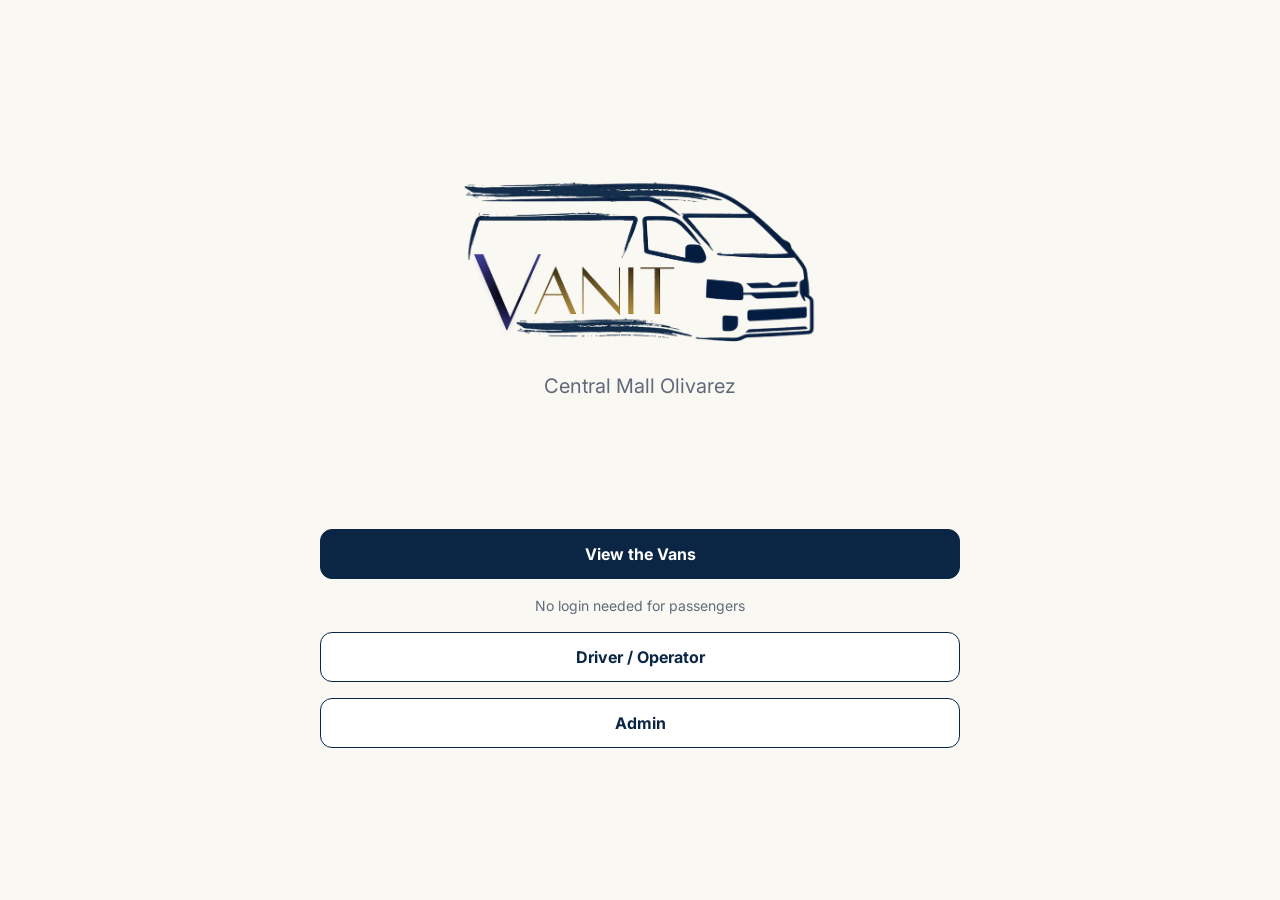
<file: index.html>
<!DOCTYPE html>
<html lang="en">
<head>
    <meta charset="UTF-8">
    <meta name="viewport" content="width=device-width, initial-scale=1">
    <title>VanIt | Welcome</title>

    <!-- Bootstrap (layout + dropdown/modal), Bootstrap Icons, Inter font, then our own style.css -->
    <link href="https://cdn.jsdelivr.net/npm/bootstrap@5.3.3/dist/css/bootstrap.min.css" rel="stylesheet">
    <link href="https://cdn.jsdelivr.net/npm/bootstrap-icons@1.11.3/font/bootstrap-icons.min.css" rel="stylesheet">
    <link rel="preconnect" href="https://fonts.googleapis.com">
    <link rel="preconnect" href="https://fonts.gstatic.com" crossorigin>
    <link href="https://fonts.googleapis.com/css2?family=Inter:wght@400;600;700;800&display=swap" rel="stylesheet">
    <link href="style.css" rel="stylesheet">
</head>
<body>

    <div class="app-shell">
        <!-- Main content -->
        <main class="main start">
            <div class="content d-flex flex-column align-items-center">

                <img src="images/vanit-logo.png" alt="VanIt logo" class="logo">

                <p class="text-muted-custom fs-5 tagline">Central Mall Olivarez</p>

                <a href="vans.html" class="btn btn-vanit-primary w-100">View the Vans</a>

                <p class="text-muted-custom small mb-0">No login needed for passengers</p>

                <a href="set-in.html" class="btn btn-vanit-outline w-100">Driver / Operator</a>
                <a href="admin.html" class="btn btn-vanit-outline w-100">Admin</a>

            </div>
        </main>

    </div>

    <script src="https://cdn.jsdelivr.net/npm/bootstrap@5.3.3/dist/js/bootstrap.bundle.min.js"></script>
</body>
</html>
</file>
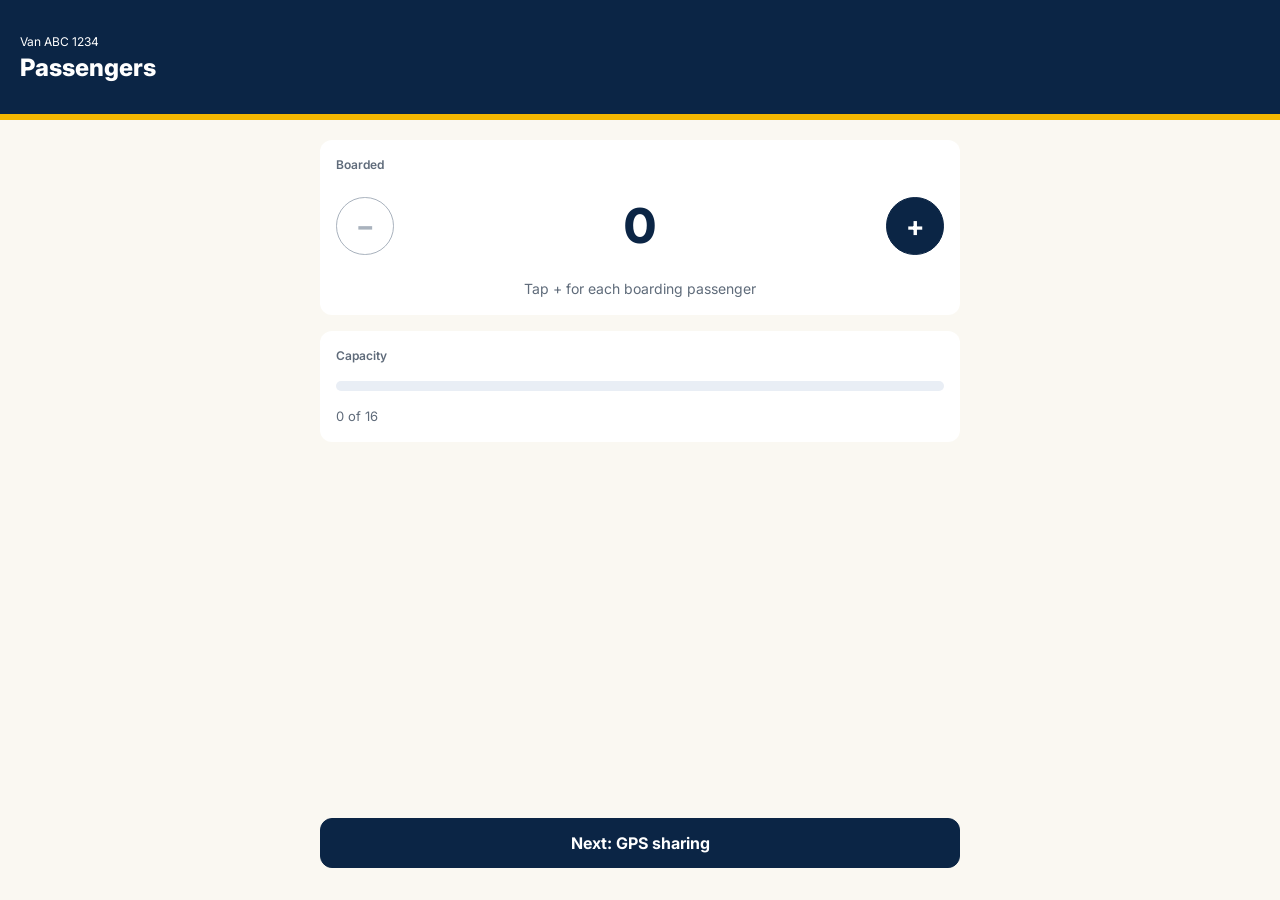
<file: passengers.html>
<!DOCTYPE html>
<html lang="en">
<head>
    <meta charset="UTF-8">
    <meta name="viewport" content="width=device-width, initial-scale=1">
    <title>VanIt | Passengers</title>

    <!-- Bootstrap (layout + dropdown/modal), Bootstrap Icons, Inter font, then our own style.css -->
    <link href="https://cdn.jsdelivr.net/npm/bootstrap@5.3.3/dist/css/bootstrap.min.css" rel="stylesheet">
    <link href="https://cdn.jsdelivr.net/npm/bootstrap-icons@1.11.3/font/bootstrap-icons.min.css" rel="stylesheet">
    <link rel="preconnect" href="https://fonts.googleapis.com">
    <link rel="preconnect" href="https://fonts.gstatic.com" crossorigin>
    <link href="https://fonts.googleapis.com/css2?family=Inter:wght@400;600;700;800&display=swap" rel="stylesheet">
    <link href="style.css" rel="stylesheet">
</head>
<body>

    <div class="app-shell">
        <!-- Header -->
        <header class="header">
            <div>
                <p class="header-label">Van ABC 1234</p>
                <h1 class="header-title">Passengers</h1>
            </div>
        </header>

        <!-- Main content -->
        <main class="main">
            <div class="content">

                <!-- Counter card -->
                <div class="card-vanit" id="counter-card" data-capacity="16" data-start="0">
                    <span class="field-label mb-0">Boarded</span>

                    <div class="counter-row">
                        <button type="button" id="minus-btn" class="counter-btn counter-minus" aria-label="Remove one passenger">&minus;</button>
                        <span id="count" class="counter-number" aria-live="polite">0</span>
                        <button type="button" id="plus-btn" class="counter-btn counter-plus" aria-label="Add one passenger">+</button>
                    </div>

                    <p class="text-muted-custom small text-center mb-0">Tap + for each boarding passenger</p>
                </div>

                <!-- Capacity card. The bar is Bootstrap's progress bar, filled by the script below -->
                <div class="card-vanit">
                    <span class="field-label mb-0">Capacity</span>
                    <div class="progress capacity-bar">
                        <div class="progress-bar" id="capacity-fill" style="width: 0%"></div>
                    </div>
                    <p class="van-info" id="capacity-text">0 of 16</p>
                </div>

                <div class="page-action">
                    <a href="gps-sharing.html" class="btn btn-vanit-primary w-100">Next: GPS sharing</a>
                </div>

            </div>
        </main>

    </div>

    <script src="https://cdn.jsdelivr.net/npm/bootstrap@5.3.3/dist/js/bootstrap.bundle.min.js"></script>
    <!-- Passenger counter. Frontend only: the number resets when the page reloads. -->
    <script>
        // Seat count and starting number are set in the HTML:
        //   <div id="counter-card" data-capacity="16" data-start="0">
        const card = document.getElementById("counter-card");
        const CAPACITY = Number(card.dataset.capacity);
        let count = Number(card.dataset.start);

        const countEl = document.getElementById("count");
        const fillEl = document.getElementById("capacity-fill");
        const textEl = document.getElementById("capacity-text");
        const minusBtn = document.getElementById("minus-btn");
        const plusBtn = document.getElementById("plus-btn");

        // Redraws the number, the bar and the text so they always agree
        function update() {
            countEl.textContent = count;
            fillEl.style.width = (count / CAPACITY * 100) + "%";
            textEl.textContent = count + " of " + CAPACITY;

            // Stop at 0 and at full capacity
            minusBtn.disabled = count <= 0;
            plusBtn.disabled = count >= CAPACITY;
        }

        minusBtn.addEventListener("click", function () {
            count = count - 1;
            update();
        });

        plusBtn.addEventListener("click", function () {
            count = count + 1;
            update();
        });

        update();
    </script>
</body>
</html>
</file>
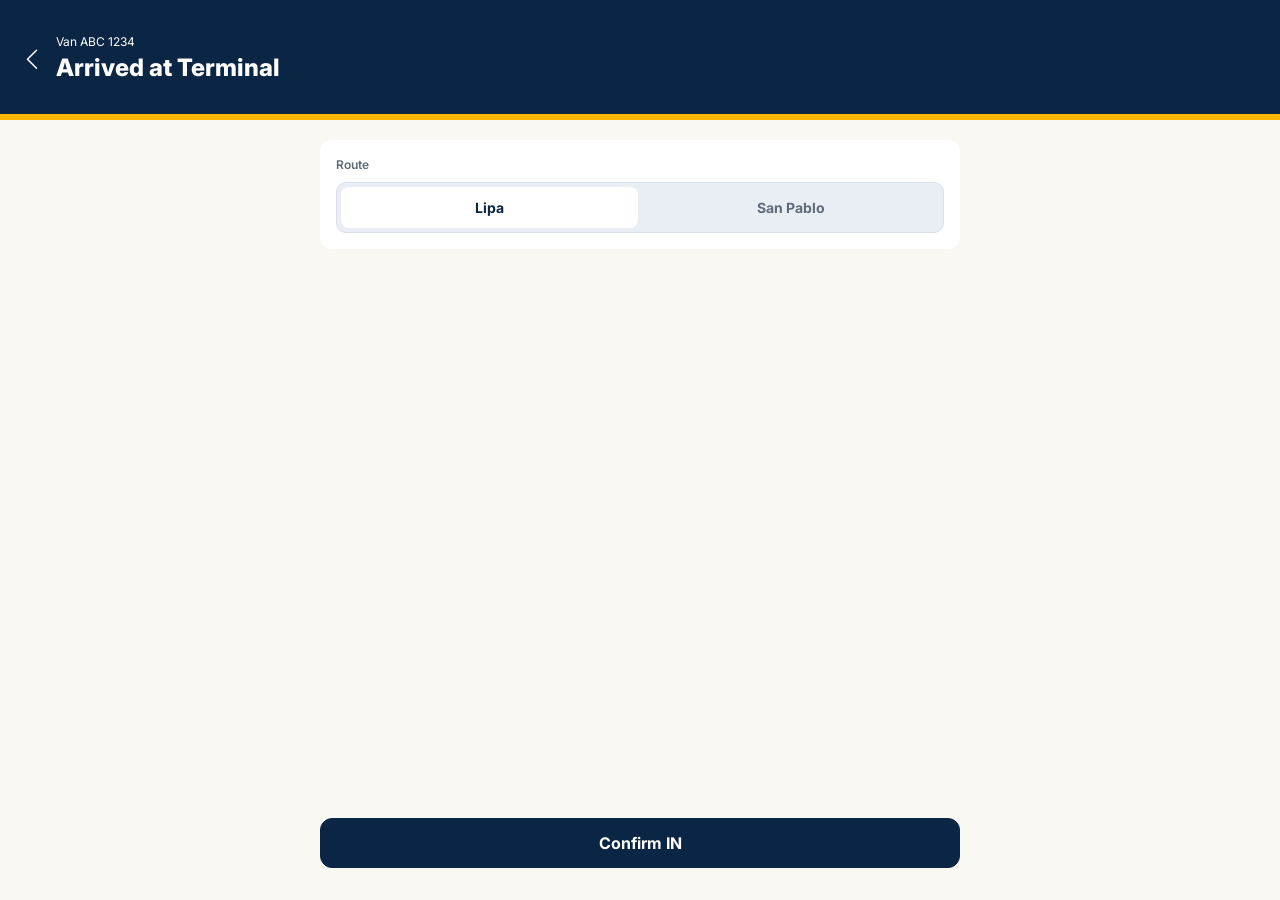
<file: set-in.html>
<!DOCTYPE html>
<html lang="en">
<head>
    <meta charset="UTF-8">
    <meta name="viewport" content="width=device-width, initial-scale=1">
    <title>VanIt | Set IN</title>

    <!-- Bootstrap (layout + dropdown/modal), Bootstrap Icons, Inter font, then our own style.css -->
    <link href="https://cdn.jsdelivr.net/npm/bootstrap@5.3.3/dist/css/bootstrap.min.css" rel="stylesheet">
    <link href="https://cdn.jsdelivr.net/npm/bootstrap-icons@1.11.3/font/bootstrap-icons.min.css" rel="stylesheet">
    <link rel="preconnect" href="https://fonts.googleapis.com">
    <link rel="preconnect" href="https://fonts.gstatic.com" crossorigin>
    <link href="https://fonts.googleapis.com/css2?family=Inter:wght@400;600;700;800&display=swap" rel="stylesheet">
    <link href="style.css" rel="stylesheet">
</head>
<body>

    <div class="app-shell">
        <!-- Header -->
        <header class="header">
            <a href="index.html" class="back-btn" aria-label="Back"><i class="bi bi-chevron-left"></i></a>
            <div>
                <p class="header-label">Van ABC 1234</p>
                <h1 class="header-title">Arrived at Terminal</h1>
            </div>
        </header>

        <!-- Main content -->
        <main class="main">
            <div class="content">

                <!-- Route toggle (same pattern as the Role toggle on Create an Account) -->
                <div class="card-vanit">
                    <div>
                        <span class="field-label">Route</span>
                        <div class="role-toggle">
                            <input type="radio" class="btn-check" name="route" id="route-lipa" value="lipa" checked>
                            <label class="role-option" for="route-lipa">Lipa</label>

                            <input type="radio" class="btn-check" name="route" id="route-san-pablo" value="san-pablo">
                            <label class="role-option" for="route-san-pablo">San Pablo</label>
                        </div>
                    </div>
                </div>

                <!-- Opens the confirmation pop-up below -->
                <div class="page-action">
                    <button type="button" class="btn btn-vanit-primary w-100"
                            data-bs-toggle="modal" data-bs-target="#confirm-in">Confirm IN</button>
                </div>

            </div>
        </main>

    </div>


    <!-- Confirmation pop-up: "Yes, Set IN" goes to the passengers page -->
    <div class="modal fade" id="confirm-in" tabindex="-1" aria-labelledby="confirm-in-title" aria-hidden="true">
        <div class="modal-dialog modal-dialog-centered modal-confirm">
            <div class="modal-content">
                <h2 class="modal-title" id="confirm-in-title">Set status to IN?</h2>
                <p class="text-muted-custom small mb-1">Van ABC 1234 will be marked as arrived. The IN time will be recorded in the arrived history.</p>
                <a href="passengers.html" class="btn btn-confirm btn-confirm-in">Yes, Set IN</a>
                <button type="button" class="btn btn-cancel" data-bs-dismiss="modal">Cancel</button>
            </div>
        </div>
    </div>

    <script src="https://cdn.jsdelivr.net/npm/bootstrap@5.3.3/dist/js/bootstrap.bundle.min.js"></script>
</body>
</html>
</file>
<file: style.css>
/* =====================================================================
   VanIt | style.css
   One stylesheet for every page.

   Layout of this file:
     1. Colors
     2. Shared styles (all screen sizes)
     3. Desktop only  (min-width: 1281px)
     4. Tablet/Phone  (max-width: 1280px)  <- matches the Figma phone frames
   ===================================================================== */


/* ---------- 1. Colors ---------- */
:root {
    --navy: #0b2545;
    --navy-hover: #123663;
    --yellow: #f5b700;
    --cream: #faf8f2;
    --muted: #5f6b7a;
    --line: #e5e7eb;        /* thin dividers between list rows */
    --field-border: #d9e0ea;
    --toggle-bg: #e9eef5;   /* Role/Route toggle and map background tone */
    --green: #2e7d32;
    --green-bg: #e8f5e9;
    --orange: #e65100;
    --orange-bg: #fff3e0;
    --orange-soft: #ffe3d3; /* "Confirm OUT" and "GPS OFF" fill */
}


/* =====================================================================
   2. SHARED STYLES (all screen sizes)
   ===================================================================== */

body {
    font-family: "Inter", sans-serif;
    background-color: var(--cream);
    color: var(--navy);
}

/* Stacks header + main vertically and fills the screen height */
.app-shell {
    display: flex;
    flex-direction: column;
    min-height: 100vh;
}

.text-muted-custom {
    color: var(--muted);
}


/* ---------- Header (navy bar with yellow bottom line) ---------- */
.header {
    position: relative;               /* the menu button is placed inside it */
    display: flex;
    align-items: center;
    background-color: var(--navy);
    border-bottom: 6px solid var(--yellow);
    color: #fff;
}

.header-label {
    margin: 0 0 0.25rem;
    line-height: 1.2;
}

.header-title {
    margin: 0;
    font-weight: 800;
}

/* Back arrow (left side of the header) */
.back-btn {
    display: inline-flex;
    align-items: center;
    color: #fff;
    line-height: 1;
    text-decoration: none;
}

.back-btn:hover,
.back-btn:focus-visible {
    color: var(--yellow);
}

/* Menu button (right side of the header). The picture is images/nav-menu-btn.png */
.menu-dropdown {
    margin-left: auto;                /* pushes the button to the far right */
}

.menu-btn {
    padding: 0;
    border: 0;
    background: none;
    line-height: 0;                   /* removes the gap under the image */
}

.menu-btn:focus-visible {
    outline: 2px solid #fff;
    outline-offset: 3px;
    border-radius: 0.5rem;
}

.menu-icon {
    display: block;
    height: auto;
}


/* ---------- Menu panel (Figma "2 Menu") ----------
   Cream card, navy outline, yellow band + navy line on top,
   then five white link buttons. */
.menu-panel {
    width: 15rem;
    min-width: 0;                     /* cancels Bootstrap's 10rem minimum */
    margin-top: 0.5rem !important;
    padding: 0 0 0.75rem;
    overflow: hidden;                 /* keeps the top band inside the rounded corners */
    background-color: var(--cream);
    border: 1px solid var(--navy);
    border-radius: 0.75rem;
    box-shadow: 0 0.5rem 1.5rem rgba(11, 37, 69, 0.25);
}

/* Yellow band (26px) + navy line (6px) at the top of the panel */
.menu-panel::before {
    content: "";
    display: block;
    height: 2rem;
    background-color: var(--yellow);
    border-bottom: 6px solid var(--navy);
}

.menu-panel li {
    margin: 0 0.75rem 0.625rem;
}

.menu-panel li:first-child {
    margin-top: 0.9rem;
}

.menu-item {
    display: flex;
    align-items: center;
    justify-content: center;
    gap: 0.5rem;
    padding: 0.625rem 0.5rem;
    background-color: #fff;
    border: 1px solid var(--field-border);
    border-radius: 0.5rem;
    color: #13315c;
    font-size: 0.8125rem;
    font-weight: 700;
    text-decoration: none;
}

.menu-item .bi {
    font-size: 1.125rem;
}

.menu-item:hover,
.menu-item:focus-visible {
    background-color: var(--navy);
    color: #fff;
}

/* The page you are on gets a darker outline (see "Open Live Van Map" in Figma) */
.menu-item[aria-current="page"] {
    box-shadow: 0 0 0 1px var(--navy);
}


/* ---------- Main area ---------- */
.main {
    flex-grow: 1;
    display: flex;
    flex-direction: column;
}

/* All page content sits in this column */
.content {
    display: flex;
    flex-direction: column;
    flex-grow: 1;                     /* lets .page-action drop to the bottom on phones */
    gap: 1rem;
    width: 100%;
    margin: 0 auto;
}


/* ---------- Cards ---------- */
.card-vanit {
    display: flex;
    flex-direction: column;
    gap: 1rem;
    padding: 1rem;
    background-color: #fff;
    border-radius: 0.75rem;
}


/* A card that only holds van rows: no gap, the rows have their own spacing */
.card-list {
    gap: 0;
    padding-top: 0.4rem;
    padding-bottom: 0.4rem;
}

/* ---------- Van list (rows inside a card) ---------- */
.van-row {
    display: flex;
    justify-content: space-between;
    align-items: center;
    gap: 1rem;
    padding: 0.6rem 0;
}

.van-row + .van-row {
    border-top: 1px solid var(--line);
}

.van-plate {
    margin: 0;
    font-weight: 700;
    color: #1a1f2b;
}

.van-info {
    margin: 0;
    color: var(--muted);
}

/* Section titles above a card ("WAITING", "Departed") */
.section-label {
    margin: 0.5rem 0 -0.5rem 0.25rem;
    color: var(--muted);
    font-size: 0.75rem;
    font-weight: 700;
}


/* ---------- Status pills ---------- */
.pill {
    display: inline-block;
    min-width: 5.25rem;
    padding: 0.25rem 0.75rem;
    border-radius: 999px;
    text-align: center;
    font-size: 0.75rem;
    font-weight: 700;
    white-space: nowrap;
}

.pill-in,
.pill-waiting {
    background-color: var(--green-bg);
    color: var(--green);
}

.pill-out,
.pill-eta {
    background-color: var(--orange-bg);
    color: var(--orange);
}

.pill-arrived {
    background-color: #eceff1;
    color: #546e7a;
}


/* ---------- Buttons ---------- */
.btn-vanit-primary,
.btn-vanit-outline,
.btn-vanit-out {
    border: 1.5px solid var(--navy);
    border-radius: 0.75rem;
    font-weight: 700;
    transition: background-color 0.2s, color 0.2s;
}

.btn-vanit-primary {
    background-color: var(--navy);
    color: #fff;
}

.btn-vanit-primary:hover,
.btn-vanit-primary:focus-visible {
    background-color: var(--navy-hover);
    border-color: var(--navy-hover);
    color: #fff;
}

.btn-vanit-outline {
    background-color: #fff;
    color: var(--navy);
}

.btn-vanit-outline:hover,
.btn-vanit-outline:focus-visible {
    background-color: var(--navy);
    color: #fff;
}

/* Orange button ("Confirm OUT") */
.btn-vanit-out {
    background-color: var(--orange);
    border-color: var(--orange);
    color: #fff;
}

.btn-vanit-out:hover,
.btn-vanit-out:focus-visible {
    background-color: #bf4300;
    border-color: #bf4300;
    color: #fff;
}

/* Wrapper for the main button at the bottom of a page */
.page-action {
    margin-top: 0.5rem;
}


/* ---------- Forms ---------- */
.field-label {
    display: block;
    margin-bottom: 0.5rem;
    font-weight: 600;
    color: var(--muted);
}

.input-vanit {
    padding: 0.6875rem 0.875rem;
    border: 1.5px solid var(--field-border);
    border-radius: 0.625rem;
}

.input-vanit::placeholder {
    color: #7a8594;
    opacity: 1;
}

.input-vanit:focus {
    border-color: var(--navy);
    box-shadow: none;
}

/* Two-choice toggle (Driver / Operator, Lipa / San Pablo).
   Each pair of radio buttons needs the same name="", and every
   id must match its label's for="". */
.role-toggle {
    display: flex;
    gap: 0.25rem;
    padding: 0.25rem;
    background-color: var(--toggle-bg);
    border: 1px solid var(--field-border);
    border-radius: 0.625rem;
}

.role-option {
    flex: 1;
    margin-bottom: 0;
    padding: 0.625rem 0;
    border-radius: 0.5rem;
    text-align: center;
    font-weight: 700;
    color: var(--muted);
    cursor: pointer;
}

.btn-check:checked + .role-option {
    background-color: #fff;
    color: var(--navy);
}

.btn-check:focus-visible + .role-option {
    outline: 2px solid var(--navy);
    outline-offset: 2px;
}


/* ---------- Start page (index.html) ---------- */
.start {
    align-items: center;
}

.logo {
    width: 100%;
    max-width: 24rem;
    height: auto;
}


/* ---------- Map placeholder (live-map.html) ----------
   Drawn with CSS only: two "roads" and the van dots.
   Replace the whole .map-box with a real map later. */
.map-box {
    position: relative;
    height: 14.375rem;
    overflow: hidden;
    background-color: #e8efe6;
    border: 1px solid #d5dfd3;
    border-radius: 0.75rem;
}

.map-box::before,                     /* horizontal road */
.map-box::after {                     /* vertical road */
    content: "";
    position: absolute;
    background-color: #d5dfd3;
}

.map-box::before {
    left: 0;
    right: 0;
    top: 50%;
    height: 0.75rem;
}

.map-box::after {
    top: 0;
    bottom: 0;
    left: 38%;
    width: 0.75rem;
}

.map-dot {
    position: absolute;
    z-index: 1;
    width: 1.125rem;
    height: 1.125rem;
    border: 2px solid #fff;
    border-radius: 50%;
}

.map-dot-in  { background-color: var(--green); }
.map-dot-out { background-color: var(--orange); }


/* ---------- Passenger counter:  [ - ]   7   [ + ] ---------- */
.counter-row {
    display: flex;
    justify-content: space-between;
    align-items: center;
}

.counter-btn {
    width: 3.6rem;                    /* width and height must match to stay a circle */
    height: 3.6rem;
    border: 1.5px solid var(--navy);
    border-radius: 50%;
    font-size: 1.75rem;
    font-weight: 700;
    line-height: 1;
    transition: background-color 0.2s, color 0.2s;
}

.counter-minus {
    background-color: #fff;
    color: var(--navy);
}

.counter-plus {
    background-color: var(--navy);
    color: #fff;
}

.counter-btn:hover:not(:disabled) {
    background-color: var(--navy-hover);
    color: #fff;
}

/* Minus is disabled at 0, plus is disabled at full capacity */
.counter-btn:disabled {
    opacity: 0.35;
    cursor: not-allowed;
}

.counter-number {
    font-size: 3rem;
    font-weight: 800;
    color: var(--navy);
}

/* Capacity bar: Bootstrap's .progress, recolored to match Figma */
.capacity-bar {
    height: 0.6rem;
    background-color: var(--toggle-bg);
}

.capacity-bar .progress-bar {
    background-color: var(--yellow);
}


/* ---------- GPS sharing page ---------- */
.gps-banner {
    display: flex;
    align-items: center;
    gap: 0.75rem;
    padding: 0.75rem 1rem;
    border-radius: 0.75rem;
    font-weight: 700;
}

.gps-banner::before {                 /* the colored dot */
    content: "";
    width: 0.7rem;
    height: 0.7rem;
    border-radius: 50%;
    background-color: currentColor;
}

.gps-on {
    background-color: var(--green-bg);
    color: var(--green);
}

.gps-off {
    background-color: var(--orange-soft);
    color: var(--orange);
}

/* Latitude / Longitude / Sent rows */
.data-row {
    display: flex;
    justify-content: space-between;
}

.data-value {
    font-weight: 700;
}

/* "Status: Enabled" box. Click it to switch GPS on or off. */
.status-btn {
    width: 100%;
    padding: 0.75rem;
    border: 3px solid;
    border-radius: 0.75rem;
    font-weight: 700;
}

.gps-on-btn {
    background-color: var(--green-bg);
    border-color: #d3ecd5;
    color: var(--green);
}

.gps-off-btn {
    background-color: var(--orange-bg);
    border-color: var(--orange-soft);
    color: var(--orange);
}


/* ---------- Confirmation pop-up ("Set status to IN?") ---------- */
.modal-confirm .modal-content {
    padding: 1.25rem;
    gap: 0.75rem;
    border: 0;
    border-radius: 0.75rem;
}

.modal-confirm .modal-title {
    font-size: 1.0625rem;
    font-weight: 800;
    color: #13315c;
}

.btn-confirm,
.btn-cancel {
    padding: 0.6rem 1rem;
    border-radius: 0.625rem;
    font-size: 0.875rem;
    font-weight: 700;
}

.btn-confirm-in {
    background-color: var(--green-bg);
    border: 1px solid var(--green);
    color: var(--green);
}

.btn-confirm-out {
    background-color: var(--orange-soft);
    border: 1px solid var(--orange);
    color: var(--orange);
}

.btn-cancel {
    background-color: var(--cream);
    border: 1px solid #9aa5b1;
    color: var(--muted);
}

.btn-confirm:hover,
.btn-cancel:hover {
    filter: brightness(0.96);
}


/* ---------- Toast notification (see toast.js) ---------- */
.toast-vanit {
    position: fixed;
    top: 1rem;
    left: 50%;
    z-index: 1080;                    /* above the menu dropdown (1000) and modals (1055) */
    display: flex;
    align-items: center;
    gap: 0.5rem;
    max-width: calc(100% - 2rem);
    padding: 0.5rem 0.875rem;
    background-color: var(--green-bg);
    border: 1px solid #a5d6a7;
    border-radius: 0.5rem;
    color: var(--navy);
    font-size: 0.8125rem;
    font-weight: 600;

    /* Hidden state: slightly above and invisible */
    opacity: 0;
    visibility: hidden;
    transform: translate(-50%, -1rem);
    transition: opacity 0.25s, transform 0.25s, visibility 0.25s;
}

.toast-vanit.show {
    opacity: 1;
    visibility: visible;
    transform: translate(-50%, 0);
}

.toast-vanit .bi {
    color: #43a047;
    font-size: 1.125rem;
}


/* =====================================================================
   3. DESKTOP ONLY (1281px and up)
   There is no desktop frame in Figma, so this is the phone layout
   scaled up and centered in a column.
   ===================================================================== */
@media (min-width: 1281px) {

    /* Header and main share the same side padding so their left edges line up.
       The content column is 60rem wide and centered. */
    .header {
        min-height: 9rem;
        padding: 2rem max(2rem, calc((100% - 60rem) / 2));
    }

    .main {
        padding: 3rem max(2rem, calc((100% - 60rem) / 2)) 4rem;
    }

    .content {
        gap: 1.5rem;
    }

    .header-label { font-size: 1rem; }
    .header-title { font-size: 2rem; }

    .back-btn {
        margin-right: 1.5rem;
        font-size: 2.25rem;
    }

    .menu-icon {
        width: 3.25rem;
    }

    .menu-panel {
        width: 17rem;
    }

    .menu-item {
        padding: 0.75rem 0.5rem;
        font-size: 0.9375rem;
    }

    .card-vanit {
        gap: 1.5rem;
        padding: 2rem;
    }

    .van-row {
        padding: 1rem 0;
    }

    .van-plate { font-size: 1.375rem; }
    .van-info  { font-size: 1rem; }
    .section-label { font-size: 0.875rem; }

    .pill {
        min-width: 6.5rem;
        padding: 0.375rem 1rem;
        font-size: 0.875rem;
    }

    .btn-vanit-primary,
    .btn-vanit-outline,
    .btn-vanit-out {
        display: block;
        max-width: 40rem;
        margin-left: auto;
        margin-right: auto;
        padding: 1.125rem 1rem;
        font-size: 1.25rem;
    }

    .field-label { font-size: 1rem; }

    .input-vanit {
        padding: 0.875rem 1.125rem;
        font-size: 1.125rem;
    }

    .role-option {
        padding: 0.75rem 0;
        font-size: 1.125rem;
    }

    .start { padding-top: 6rem; }
    .tagline { margin-bottom: 3rem; }
    .logo  { max-width: 40rem; }

    .map-box { height: 26rem; }

    .counter-btn {
        width: 4.5rem;
        height: 4.5rem;
        font-size: 2rem;
    }

    .counter-number { font-size: 3.5rem; }

    .gps-banner { font-size: 1.125rem; }
    .data-row   { font-size: 1.125rem; }

    .modal-confirm { max-width: 24rem; }
    .modal-confirm .modal-title  { font-size: 1.25rem; }
    .btn-confirm, .btn-cancel    { font-size: 1.0625rem; }
}


/* =====================================================================
   4. TABLET AND PHONE (1280px and down)
   Sizes taken from the Figma phone frames (375px wide).
   ===================================================================== */
@media (max-width: 1280px) {

    .header {
        min-height: 7.5rem;           /* 120px in Figma, including the yellow line */
        padding: 1rem 1.25rem 0.75rem;
    }

    .main {
        padding: 1.25rem 1.25rem 2rem;
    }

    .content {
        max-width: 40rem;             /* keeps cards readable on tablets */
    }

    .header-label { font-size: 0.75rem; }
    .header-title { font-size: 1.5rem; }

    .back-btn {
        margin-right: 0.75rem;
        font-size: 1.5rem;
    }

    .menu-icon {
        width: 1.8rem;
    }

    .van-plate { font-size: 1.0625rem; }
    .van-info  { font-size: 0.8125rem; }

    .field-label { font-size: 0.75rem; }

    .input-vanit { font-size: 0.875rem; }

    .role-option { font-size: 0.875rem; }

    .btn-vanit-primary,
    .btn-vanit-outline,
    .btn-vanit-out {
        display: block;
        padding: 0.75rem 1rem;
        font-size: 1rem;
    }

    /* The main button sits at the bottom of the screen, like Figma */
    .page-action {
        margin-top: auto;
    }

    .start { padding-top: 10rem; }
    .tagline { margin-bottom: 7rem; }
    .start .btn { max-width: 40rem; }

    .counter-number { font-size: 3rem; }

    .gps-banner { font-size: 0.9375rem; }
    .data-row   { font-size: 0.9375rem; }

    .modal-confirm { max-width: 18rem; }
}
</file>
